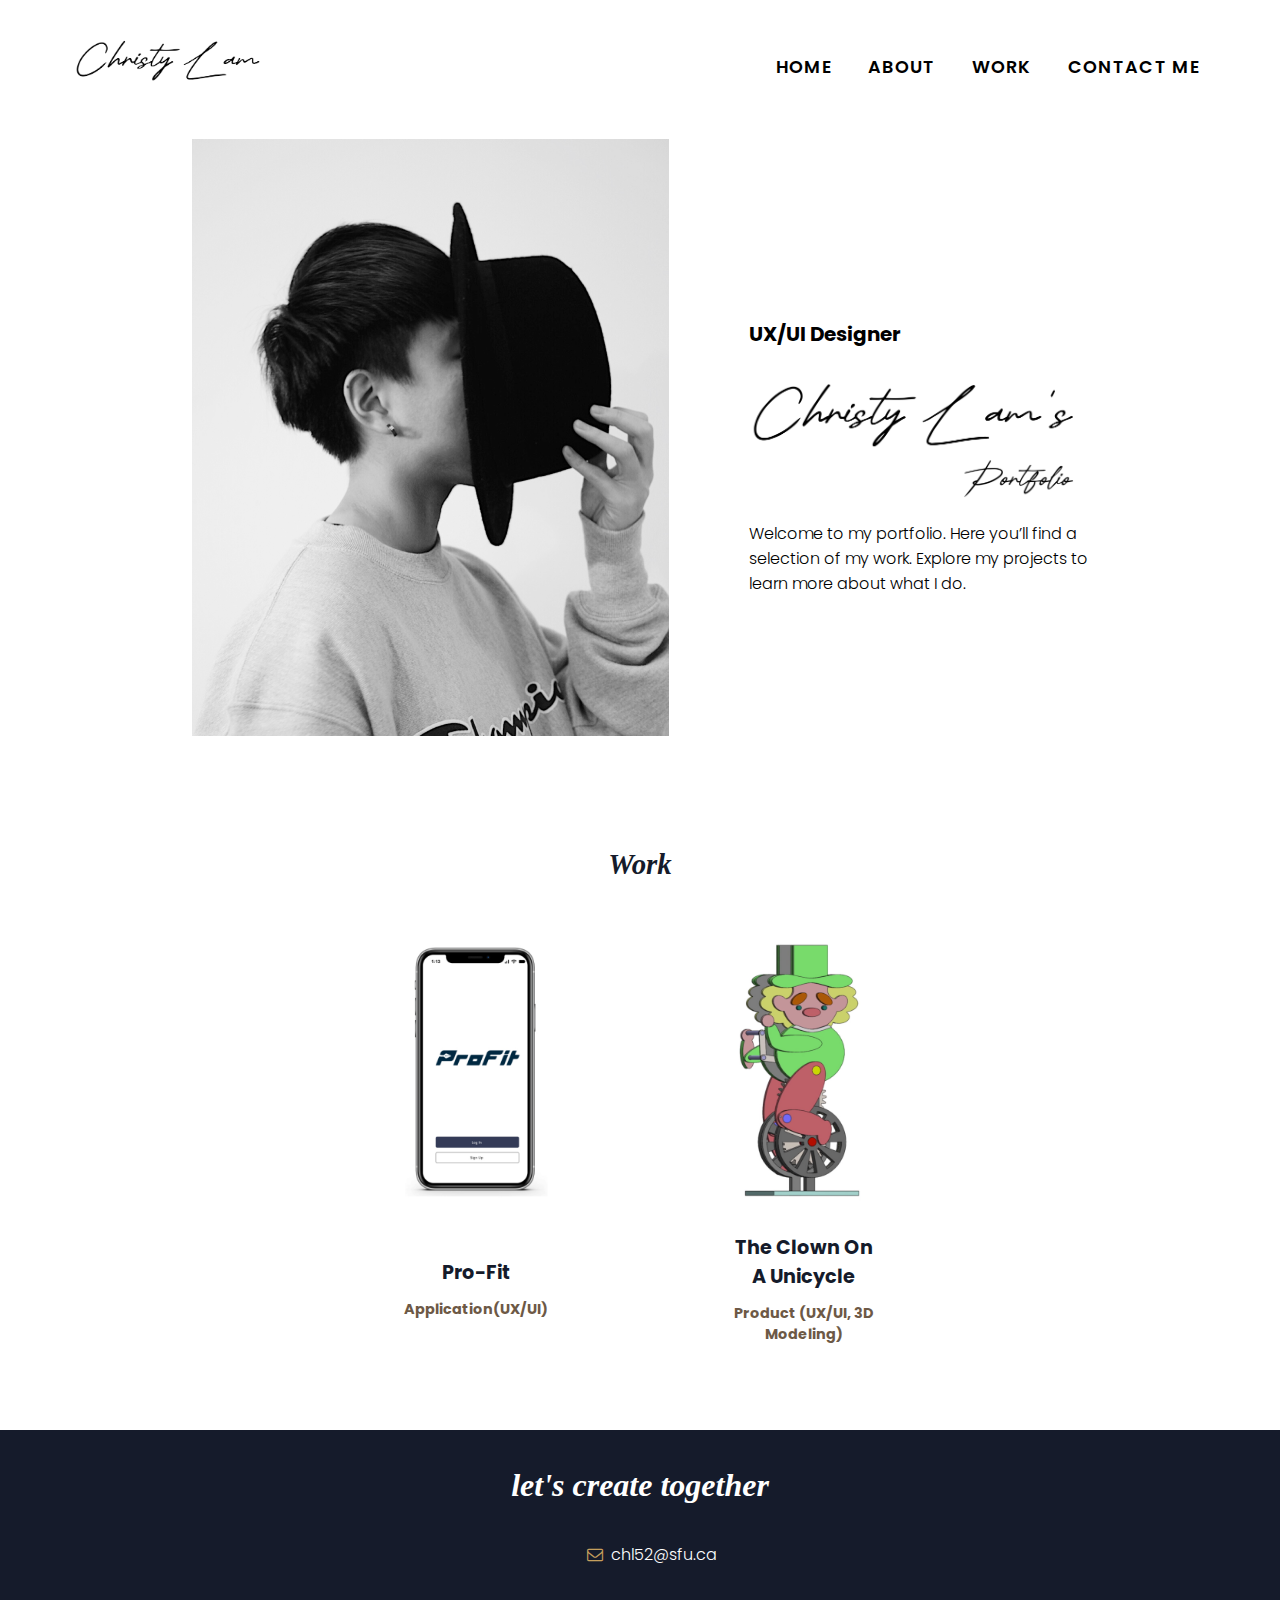
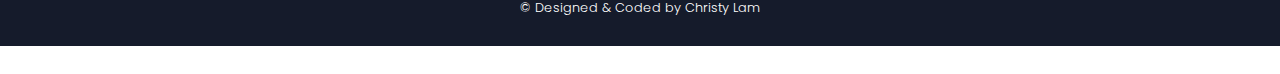
<file: index.html>
<!DOCTYPE html>
<html lang="en-US">

<head>
  <meta charset="utf-8">
  <meta name="viewport" content="width=device-width, initial-scale=1.0,  maximum-scale=1, minimum-scale=1" />
  <title>Christy Lam's Portfolio</title>
  <link href="css/style.css" rel="stylesheet">
  <link href='https://fonts.googleapis.com/css?family=Poppins' rel='stylesheet'>
  <link rel="icon" href="img/logo.png">
  <link rel="stylesheet" href="https://cdnjs.cloudflare.com/ajax/libs/font-awesome/4.7.0/css/font-awesome.min.css">
  <link href='https://fonts.googleapis.com/css?family=Alegreya Sans' rel='stylesheet'>

  <!-- Animate on Scroll -->
  <link href="https://unpkg.com/aos@2.3.1/dist/aos.css" rel="stylesheet">
  <script src="https://unpkg.com/aos@2.3.1/dist/aos.js"></script>
</head>

<body>
  <!-- header -->
  <section class="navbar">
    <h2><span class="heading-w">.</span></h2>
    <nav>
      <input type="checkbox" id="nav" class="hidden">
      <label for="nav" class="nav-btn">
        <i></i>
        <i></i>
        <i></i>
      </label>
      <div class="logo">
        <a href="styleGuide.html" class="logo" ><img src="img/home.png" width="200px" alt="logo"></a>
      </div>
      <div class="nav-wrapper">
        <ul>
          <li><a href="index.html" class="nav-link">Home</a></li>
          <li><a href="about.html" class="nav-link">About</a></li>
          <li><a href="work.html" class="nav-link">Work</a></li>
          <li><a href="contact.html" class="nav-link">Contact Me</a></li>
        </ul>
      </div>
    </nav>
  </section>

  <!-- back to top button-->
  <section class="home-page">
    <img src="img/back-to-top.png" alt="back-to-top" onclick="topFunction()" id="myBtn" title="Go to top">
  </section>

    <section class="pageContent">
        <div class="flexElement2Home">
            <img src="img/me.png" alt="me">
        </div>
        <div class="flexElementHome">
            <h3>UX/UI Designer</h3>
            <img src="img/home1.png" width=100% alt="my name">
            <p>Welcome to my portfolio. Here you’ll find a selection of my work. Explore my projects to learn more about what I do.</p>
        </div>
    </section>

  <section id="work">
    <h3>Work</h3>
    <div class="home-flex">
      <div class="home-project">
        <img src="img/334-thumb.png" alt="334-thumb">
        <a href="artifact1.html">
          <div class="overlay">
          </div>
        </a>
        <div class="text">
          <h4>Pro-Fit</h4>
          <h5>Application(UX/UI)</h5>
        </div>
      </div>
      
      <div class="home-project">
        <img src="img/106-thumb.png" alt="106-thumb">
        <a href="artifact2.html">
          <div class="overlay">
          </div>
        </a>
        <div class="text">
          <h4>The Clown On A Unicycle</h4>
          <h5>Product (UX/UI, 3D Modeling) </h5>
        </div>
      </div>
    </div>
  </section>


 <!--footer-->
  <footer class="footer-area">
    <div class="main">
      <div class="footer">
        <h1><i>let's create together</i></h1>
        <div class="single-footer">
          <ul>
            <li>
              <p><i class="fa fa-envelope-o"></i><a href="mailto:chl52@sfu.ca">chl52@sfu.ca</a></p>
            </li>
          </ul>
        </div>
        <div class="bottom-footer">
          <p>&copy; Designed & Coded by Christy Lam</p>
        </div>
      </div>
    </div>
  </footer>

  <script src="script/script.js"></script>

  <script>
  //Get the button
  var mybutton = document.getElementById("myBtn");

  // When the user scrolls down 20px from the top of the document, show the button
  window.onscroll = function() {scrollFunction()};

  function scrollFunction() {
    if (document.body.scrollTop > 20 || document.documentElement.scrollTop > 20) {
      mybutton.style.display = "block";
    } else {
      mybutton.style.display = "none";
    }
  }

  // When the user clicks on the button, scroll to the top of the document
  function topFunction() {
    document.body.scrollTop = 0;
    document.documentElement.scrollTop = 0;
  }
  </script>
</body>

</html>
</file>
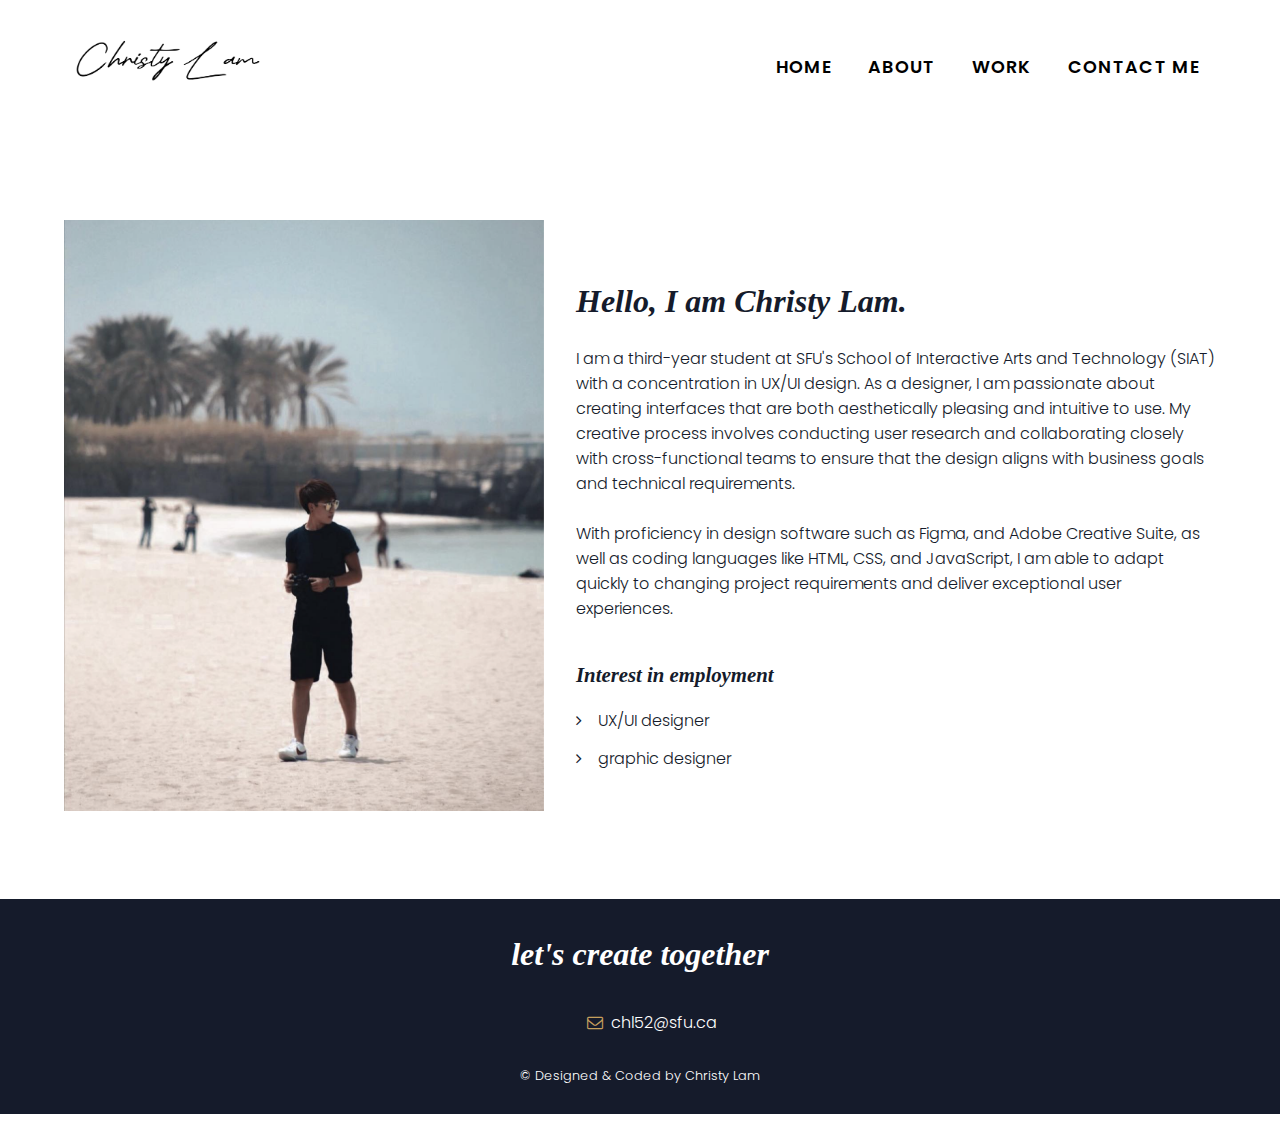
<file: about.html>
<!DOCTYPE html>
<html lang="en-US">

<head>
    <meta charset="utf-8">
    <meta http-equiv="X-UA-Compatible" content="IE=edge">
    <meta name="viewport" content="width=device-width, initial-scale=1.0">
    <link href='https://fonts.googleapis.com/css?family=Poppins' rel='stylesheet'>
    <link href='https://fonts.googleapis.com/css?family=Alegreya Sans' rel='stylesheet'>
    <link rel="stylesheet" href="https://cdnjs.cloudflare.com/ajax/libs/font-awesome/4.7.0/css/font-awesome.min.css">
    <link rel="stylesheet" href="css/style.css">
    <link rel="icon" href="img/logo.png">
    <link rel="icon" type="image/x-icon" href="img/Logo2.png">
    <title>Style Guide - Christy Lam</title>
    
</head>

<body>
   <!-- header -->
   <section class="navbar">
    <h2><span class="heading-w">.</span></h2>
    <nav>
      <input type="checkbox" id="nav" class="hidden">
      <label for="nav" class="nav-btn">
        <i></i>
        <i></i>
        <i></i>
      </label>
      <div class="logo">
        <a href="styleGuide.html" class="logo" ><img src="img/home.png" width="200px" alt="logo"></a>
      </div>
      <div class="nav-wrapper">
        <ul>
          <li><a href="index.html" class="nav-link">Home</a></li>
          <li><a href="about.html" class="nav-link">About</a></li>
          <li><a href="work.html" class="nav-link">Work</a></li>
          <li><a href="contact.html" class="nav-link">Contact Me</a></li>
        </ul>
      </div>
    </nav>
  </section>





<!-- Biography -->
    
<section id="idea">
    <section class="bio-page">
        <img src="img/back-to-top.png" alt="back-to-top" onclick="topFunction()" id="myBtn" title="Go to top">
        <div class="bio-flex">
          <div class="bio-image" data-aos="fade-down">
            <img src="img/me2.png" alt="bio_image">
          </div>
          <div class="bio-text" data-aos="fade-down">
            <h2><span class="title">Hello, I am Christy Lam. </span></h2>
            <p>I am a third-year student at SFU's School of Interactive Arts and Technology (SIAT) with a concentration in UX/UI design. As a designer, I am passionate about creating interfaces that are both aesthetically pleasing and intuitive to use. My creative process involves conducting user research and collaborating closely with cross-functional teams to ensure that the design aligns with business goals and technical requirements. 
              <br><br>
              With proficiency in design software such as Figma, and Adobe Creative Suite, as well as coding languages like HTML, CSS, and JavaScript, I am able to adapt quickly to changing project requirements and deliver exceptional user experiences.
              </p>
              <h3>Interest in employment</span></h3>
              <ul>
                <li><i class="fa fa-angle-right"></i>UX/UI designer</li>
                <li><i class="fa fa-angle-right"></i>graphic designer</li>
              </ul>
            </div>
    
        </div>
      </section>


 <!--footer-->
 <footer class="footer-area">
    <div class="main">
      <div class="footer">
        <h1><i>let's create together</i></h1>
        <div class="single-footer">
          <ul>
            <li>
              <p><i class="fa fa-envelope-o"></i><a href="mailto:chl52@sfu.ca">chl52@sfu.ca</a></p>
            </li>
          </ul>
        </div>
        <div class="bottom-footer">
          <p>&copy; Designed & Coded by Christy Lam</p>
        </div>
      </div>
    </div>
  </footer>

  <script src="script/script.js"></script>

  <script>
  //Get the button
  var mybutton = document.getElementById("myBtn");

  // When the user scrolls down 20px from the top of the document, show the button
  window.onscroll = function() {scrollFunction()};

  function scrollFunction() {
    if (document.body.scrollTop > 20 || document.documentElement.scrollTop > 20) {
      mybutton.style.display = "block";
    } else {
      mybutton.style.display = "none";
    }
  }

  // When the user clicks on the button, scroll to the top of the document
  function topFunction() {
    document.body.scrollTop = 0;
    document.documentElement.scrollTop = 0;
  }
  </script>
</body>

</html>
</file>
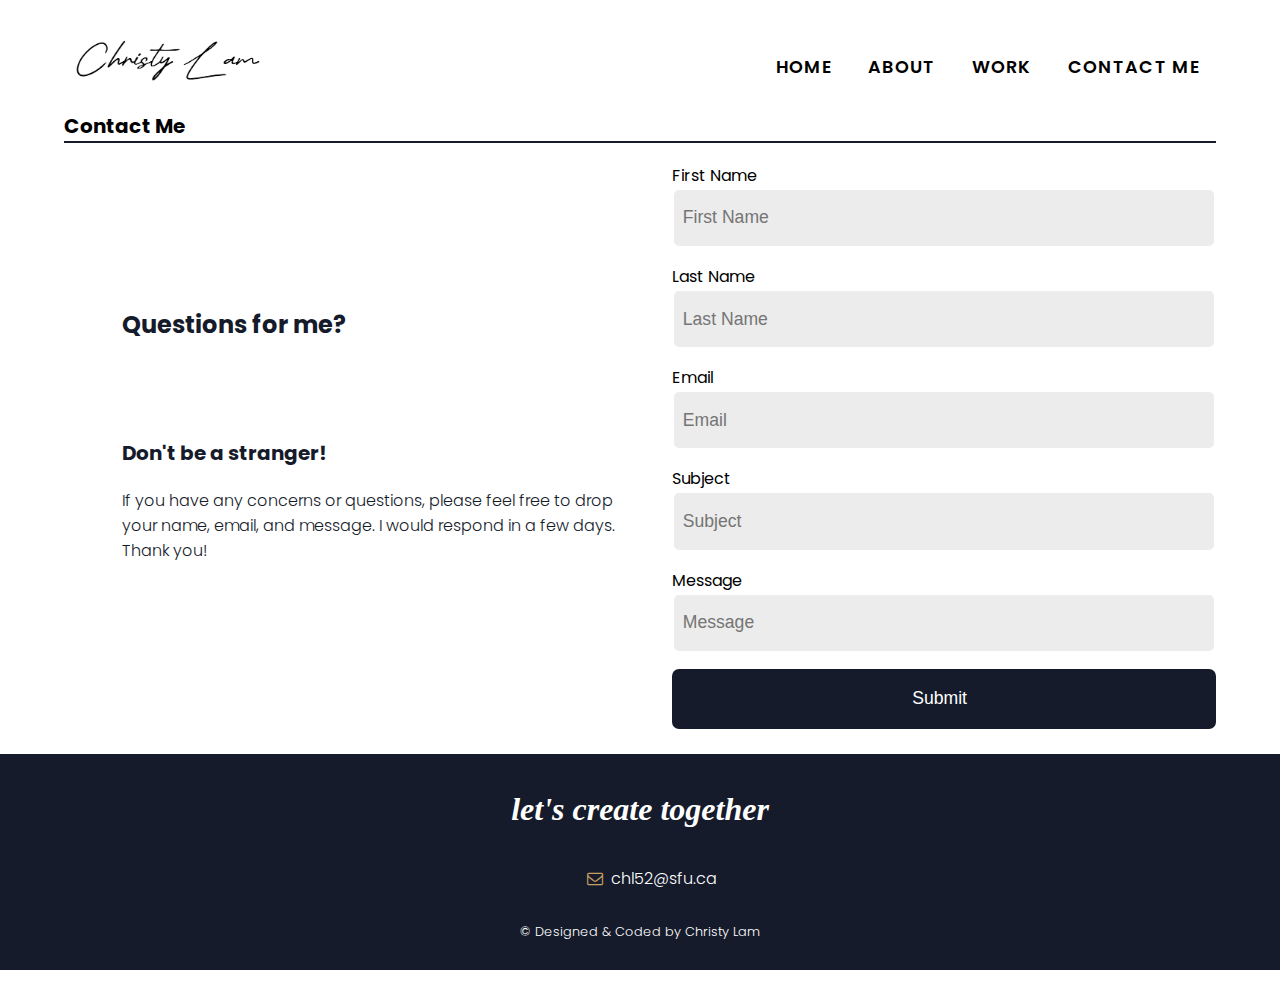
<file: contact.html>
<!DOCTYPE html>
<html lang="en-US">

<head>
    <meta charset="utf-8">
    <meta http-equiv="X-UA-Compatible" content="IE=edge">
    <meta name="viewport" content="width=device-width, initial-scale=1.0">
    <link href='https://fonts.googleapis.com/css?family=Poppins' rel='stylesheet'>
    <link href='https://fonts.googleapis.com/css?family=Alegreya Sans' rel='stylesheet'>
    <link rel="stylesheet" href="https://cdnjs.cloudflare.com/ajax/libs/font-awesome/4.7.0/css/font-awesome.min.css">
    <link rel="stylesheet" href="css/style.css">
    <link rel="icon" href="img/logo.png">
    <link rel="icon" type="image/x-icon" href="img/Logo2.png">
    <title>Style Guide - Christy Lam</title>
    
</head>

<body>
   <!-- header -->
   <section class="navbar">
    <h2><span class="heading-w">.</span></h2>
    <nav>
      <input type="checkbox" id="nav" class="hidden">
      <label for="nav" class="nav-btn">
        <i></i>
        <i></i>
        <i></i>
      </label>
      <div class="logo">
        <a href="styleGuide.html" class="logo" ><img src="img/home.png" width="200px" alt="logo"></a>
      </div>
      <div class="nav-wrapper">
        <ul>
          <li><a href="index.html" class="nav-link">Home</a></li>
          <li><a href="about.html" class="nav-link">About</a></li>
          <li><a href="work.html" class="nav-link">Work</a></li>
          <li><a href="contact.html" class="nav-link">Contact Me</a></li>
        </ul>
      </div>
    </nav>
  </section>

  <section id="contact">
    <h3 class="pageContent3">Contact Me</h3>
    <div class="pageContent2">
    <div class="contactForm">
        <div class="contactInfo">
            <h2>Questions for me?</h2>
            <h3>Don't be a stranger!</h3>
            <p>If you have any concerns or questions,
                please feel free to drop your name, email, and message.
                I would respond in a few days. Thank you!</p>
        </div>
        <div class="contactMessage">
            <section class="form">
                <form action="index.html">
                    <div class="contactInput">    
                        <label><b>First Name</b><br>
                        <input type="contact-text" placeholder="First Name"></label>
                        <label><b>Last Name</b><br>
                        <input type="contact-text" placeholder="Last Name"></label>
                        <label><b>Email</b><br>
                        
                        <input type="contact-text" placeholder="Email"></label>
                        <label><b>Subject</b><br>
                        <input type="contact-text" placeholder="Subject"></label>
                        <label><b>Message</b><br>
                        <input type="contact-text" placeholder="Message"></label>
                        <button class="button-nav" onclick="location.href='product.html';" value="back to product">Submit</button><br>
                    </div>

                </form>
            </section>
        </div>

    </div>
</div>
</section>   

<!--footer-->
<footer class="footer-area">
    <div class="main">
      <div class="footer">
        <h1><i>let's create together</i></h1>
        <div class="single-footer">
          <ul>
            <li>
              <p><i class="fa fa-envelope-o"></i><a href="mailto:chl52@sfu.ca">chl52@sfu.ca</a></p>
            </li>
          </ul>
        </div>
        <div class="bottom-footer">
          <p>&copy; Designed & Coded by Christy Lam</p>
        </div>
      </div>
    </div>
  </footer>

  <script src="script/script.js"></script>

  <script>
  //Get the button
  var mybutton = document.getElementById("myBtn");

  // When the user scrolls down 20px from the top of the document, show the button
  window.onscroll = function() {scrollFunction()};

  function scrollFunction() {
    if (document.body.scrollTop > 20 || document.documentElement.scrollTop > 20) {
      mybutton.style.display = "block";
    } else {
      mybutton.style.display = "none";
    }
  }

  // When the user clicks on the button, scroll to the top of the document
  function topFunction() {
    document.body.scrollTop = 0;
    document.documentElement.scrollTop = 0;
  }
  </script>
</body>

</html>
</file>
<file: css/style.css>
* {
    box-sizing: border-box;
  }
  
  /* general */
  html {
    margin: 0;
    padding: 0;
    width: 100%;
    height: 100vh;
    font-family: "Poppins", "Trebuchet MS", sans-serif;
    font-weight: 200;
  }
  
  h1 {
    font-size: 2em;
  }
  
  h2 {
    font-size: 1.5em;
  }
  
  h3 {
    font-size: 1.25em;
  }
  
  h4 {
    font-size: 1em;
  }
  
  h5 {
    font-size: 0.75em;
  }

  .headings {
    display: flex;
    flex-direction: column;
    padding-top: 0.5em;
    padding-bottom: 0.5em;
  }

  .header {
    margin-top: -.2em;
    margin-bottom: -.2em;
}
.headingsDescr {

  font-style: italic;
}
  
  body {
    margin: 0;
    padding: 0;
    width: 100%;
    height: 100vh;
    font-family: Poppins;
    font-weight: 300;
  }
  /* end of general */
  
  /* navbar */
  .navbar {
    margin-top: -3em;
  }
  
  nav {
    margin: 0;
    width: 100%;
    height: 4em;
    font-family: 'Poppins';
    letter-spacing: .11em;
    font-weight: 400;
  }
  
  .logo {
    text-align: left;
    padding-bottom: 1em;
  }
  
  .logo a {
    color: #151b2b;
    text-transform: uppercase;
    font-weight: 550;
    font-size: 1.5em;
    margin-left: 3em;
    text-decoration: none;
  }
  
  .logo a:hover {
    color: #151b2b;
    transition: 0.3s;
  }
  
  .navbar nav ul {
    list-style-type: none;
    display: table;
    margin-left: auto;
    margin-top: -4em;
  }
  
  .navbar nav ul li {
    display: inline-block;
    list-style: none;
    margin-left:2em;
  }
  
  nav ul li:not(:first-child) {
    margin-left: 2.25em;
  }
  
  nav ul li:last-child {
    margin-right: 5em;
  }
  
  nav ul li a {
    display: inline-block;
    outline: none;
    color: #000000;
    text-transform: uppercase;
    text-decoration: none;
    letter-spacing: 0.075em;
    font-weight: 570;
    font-size:1.1em;
    position: relative;
  }
  
  nav ul li a.nav-link:before, #interactive-elements .in-text-element a:before, .home-project .caption a:before {
    content: "";
    position: absolute;
    width: 100%;
    height: 0.125em;
    bottom: 0;
    left: 0;
    background-color: #151b2b;
    visibility: hidden;
    transform: scaleX(0);
    transition: all 0.3s ease-in-out;
  }
  
  nav ul li a.nav-link:hover:before, #interactive-elements .in-text-element a:hover:before, .home-project .caption a:hover:before {
    visibility: visible;
    transform: scaleX(1);
  }
  
  /*ipad*/
  @media screen and (max-width: 864px) and (min-width:600px){

    .logo {
      padding: 0;
      margin-top: 0.2em;
      margin-left: 3em;
      font-size: 1em;
      float: left;
  

    }

    .nav-wrapper {
      position:fixed;
      top: 0;
      left: 0;
      width: 100%;
      height: 100%;
      z-index: -1;
      background: #dcd2c8;
      opacity: 0;
      transition: all 0.2s ease;
      font-size: 1.8em;
    }
  
    nav{
      height:6em;
    }
  
    .nav-wrapper ul {
      position:absolute;
      top: 45%;
      transform: translateY(-50%);
      width: 100%;
    }
  
    .nav-wrapper ul li {
      display: none;
      width: 100%;
      list-style: none;
      float: right;
      margin-right: 2em;
      margin-top:1em;
    }
  
    .nav-wrapper ul li:nth-child(1) a {
      transition-delay: 0.2s;
      /* margin-right: 2em; */
      float: right;
      text-align: right;
    }
  
    .nav-wrapper ul li:nth-child(2) a {
      transition-delay: 0.3s;
      /* margin-right: 2em; */
      float: right;
      text-align: right;
    }
  
    .nav-wrapper ul li:nth-child(3) a {
      transition-delay: 0.4s;
      /* margin-right: 2em; */
      float: right;
      text-align: right;
    }
  
    .nav-wrapper ul li:nth-child(4) a {
      transition-delay: 0.5s;
      margin-right: -3.4em;
      float: right;
      text-align: right;
    }
  
    .nav-wrapper ul li a {
      padding: 0.625em 1.5em;
      opacity: 0;
      color: #151b2b;
      font-size: 0.875em;
      font-weight: 600;
      letter-spacing: 0.075em;
      transform: translateX(-1.25em);
      transition: all 0.2s ease;
    }
  
    .nav-btn {
      position: fixed;
      right: 1em;
      top: 2.5em;
      display: block;
      width: 5em;
      height: 5em;
      cursor: pointer;
      z-index: 9999;
      border-radius: 50%;
    }
  
    .nav-btn i {
      display: block;
      width: 2em;
      height: .225em;
      background: #8c725a;
      margin-left: 0.875em;
    }
  
    .nav-btn i:nth-child(1) {
      margin-top: 1em;
    }
  
    .nav-btn i:nth-child(2) {
      margin-top: 0.35em;
      opacity: 1;
    }
  
    .nav-btn i:nth-child(3) {
      margin-top: 0.35em;
    }
  
    #nav:checked+.nav-btn i:nth-child(1) {
      transform: translateY(.77em) rotate(135deg);
    }

   

  }
  /*phone*/
  @media screen and (max-width: 600px) and (min-width:400px){
    .logo {
      padding: 0;
      margin-top: -0.2em;
      margin-left: 3em;
      font-size: 1em;
      float: left;
    }
  
    .nav-wrapper {
      position:fixed;
      top: 0;
      left: 0;
      width: 100%;
      height: 100%;
      z-index: -1;
      background: #dcd2c8;
      opacity: 0;
      transition: all 0.2s ease;
      font-size: 1.8em;
    }
  
    nav{
      height:4em;
    }
  
    .nav-wrapper ul {
      position:absolute;
      top: 45%;
      transform: translateY(-50%);
      width: 100%;
    }
  
    .nav-wrapper ul li {
      display: none;
      width: 100%;
      list-style: none;
      float: right;
      margin-right: 2em;
      margin-top:1em;
    }
  
    .nav-wrapper ul li:nth-child(1) a {
      transition-delay: 0.2s;
      float: right;
      text-align: right;
    }
  
    .nav-wrapper ul li:nth-child(2) a {
      transition-delay: 0.3s;
      float: right;
      text-align: right;
    }
  
    .nav-wrapper ul li:nth-child(3) a {
      transition-delay: 0.4s;
      float: right;
      text-align: right;
    }
  
    .nav-wrapper ul li:nth-child(4) a {
      transition-delay: 0.5s;
      margin-right: -3.4em;
      float: right;
      text-align: right;
    }
  
    .nav-wrapper ul li a {
      padding: 0.625em 1.5em;
      opacity: 0;
      color: #000000;
      font-size: 0.875em;
      font-weight: 600;
      letter-spacing: 0.075em;
      transform: translateX(-1.25em);
      transition: all 0.2s ease;
    }
  
    .nav-btn {
      position: fixed;
      right: 1em;
      top: 2.5em;
      display: block;
      width: 5em;
      height: 5em;
      cursor: pointer;
      z-index: 9999;
      border-radius: 50%;
    }
  
    .nav-btn i {
      display: block;
      width: 1.5em;
      height: .15em;
      background: #8c725a;
      margin-left: 0.875em;
    }
  
    .nav-btn i:nth-child(2) {
      margin-top: 0.35em;
      opacity: 1;
    }
  
    .nav-btn i:nth-child(3) {
      margin-top: 0.35em;
    }
  
    #nav:checked+.nav-btn i:nth-child(1) {
      transform: translateY(.55em) rotate(135deg);
    }

  }
  
  @media screen and (max-width: 400px){
    
    .logo {
      padding: 0;
      margin-top: .4em;
      margin-left: 3em;
      font-size: .7em;
      float: left;
    }
  
    .nav-wrapper {
      position:fixed;
      top: 0;
      left: 0;
      width: 100%;
      height: 100%;
      z-index: -1;
      background: #dcd2c8;
      opacity: 0;
      transition: all 0.2s ease;
      font-size: 1.4em;
    }
  
    nav{
      height:3em;
    }
  
    .nav-wrapper ul {
      position:absolute;
      top: 45%;
      transform: translateY(-50%);
      width: 100%;
    }
  
    .nav-wrapper ul li {
      display: none;
      width: 100%;
      list-style: none;
      float: right;
      margin-right: 2em;
      margin-top:1em;
    }
  
    .nav-wrapper ul li:nth-child(1) a {
      transition-delay: 0.2s;
      float: right;
      text-align: right;
    }
  
    .nav-wrapper ul li:nth-child(2) a {
      transition-delay: 0.3s;
      float: right;
      text-align: right;
    }
  
    .nav-wrapper ul li:nth-child(3) a {
      transition-delay: 0.4s;
      float: right;
      text-align: right;
    }
  
    .nav-wrapper ul li:nth-child(4) a {
      transition-delay: 0.5s;
      margin-right: -3.4em;
      float: right;
      text-align: right;
    }
  
    .nav-wrapper ul li a {
      padding: 0.625em 1.5em;
      opacity: 0;
      color: #000000;
      font-size: 0.875em;
      font-weight: 600;
      letter-spacing: 0.075em;
      transform: translateX(-1.25em);
      transition: all 0.2s ease;
    }
  
    .nav-btn {
      position: fixed;
      right: 0em;
      top: 2.1em;
      display: block;
      width: 5em;
      height: 5em;
      cursor: pointer;
      z-index: 9999;
      border-radius: 50%;
    }
  
    .nav-btn i {
      display: block;
      width: 1.2em;
      height: .13em;
      background: #000000;
      margin-left: 0.875em;
    }

    .nav-btn i:nth-child(2) {
      margin-top: 0.25em;
      opacity: 1;
    }
  
    .nav-btn i:nth-child(3) {
      margin-top: 0.25em;
    }
  
    #nav:checked+.nav-btn i:nth-child(1) {
      transform: translateY(.43em) rotate(135deg);
    }

  
  }
  
  #nav:checked+.nav-bth {
    transform: rotate(45deg);
  }
  
  #nav:checked+.nav-btn i {
    background: #8c725a;
    transition: transform 0.2s ease;
  }
  
  #nav:checked+.nav-btn i:nth-child(2) {
    opacity: 0;
  }
  
  #nav:checked+.nav-btn i:nth-child(3) {
    transform: translateY(-0.375em) rotate(45deg);
  }
  
  #nav:checked~.nav-wrapper {
    z-index: 9990;
    opacity: 1;
  }
  
  #nav:checked~.nav-wrapper ul li a {
    opacity: 1;
    transform: translateX(0);
  }
  
  .hidden {
    display: none;
  }
  /* end of nav bar */
  
  /* footer */
  .footer {
    background-color: #151b2b;
    padding-top: 1em;
    padding-bottom: 1em;
    margin: 0;
    width: 100%;
  }
  
  .footer h1{
    text-align: center;
    color: #ffffff;
    font-family: "san-serif";
  }
  
  .footer .single-footer p {
    color: #c59f5d;
    text-align: center;
    font-size: 1em;
  }
  
  .footer a {
    text-decoration: none;
    color: #ffffff;
    text-align: center;
    font-size: 1em;
  }
  
  .footer ul {
    text-align: center;
    color: #000000;
  }
  
  .footer ul li {
    display: inline-block;
    margin-right: 1em;
  }
  
  .footer ul li a:hover, .contact-page a:hover {
    color: #c59f5d;
    transition: 0.3s;
    cursor: pointer;
  }
  
  .bottom-footer p {
    text-align: center;
    color: #ffffff;
    font-size: 0.8em;
  }
  
  .footer-social i {
    font-size: 1.2em;
  }
  
  .single-footer i{
    margin-right: 0.5em;
  }
  /* end of footer */
  
  /* home page */
  .home-page {
    color: #6d5946;
    font-family: "Poppins";
    text-align: center;
  }
 
  .pageContent{
    margin-top: 3em;
    margin-bottom: 1em;
    margin-left: auto;
    margin-right: auto; 
    width: 70%; 
    display: flex;
  }
  
  .pageContent .flexElementHome{
    margin-top: 10em;
    margin-bottom: 1em;
    flex-basis: 50%;
    color: rgb(0, 0, 0);
  }
  .pageContent .flexElement2Home{
    flex-basis: 60%;
    display: flex;
    gap: 0;
    height: 100%;
    align-items: center;
    padding-right: 5em;

  }

  
  #work{
      margin-top: 7em;
      margin-bottom: 12em;
      margin-left: auto;
      margin-right: auto;
      width: 80%;
  }
  
  .home-page h3, #work h3, #art h3, #collaboration h3{
    color: #151b2b;
    text-align: center;
    font-weight: 800;
    font-size: 1.8em;
    font-family: "san-serif";
    font-style: italic;
  }
  
  
  .home-page .title, #work .title {
    font-size: 2em;
  }
  
  #work p, #art p{
    color: #151b2b;
    /* font-size: 1.2em; */
    font-weight:500;
    letter-spacing: .05em;
    /* text-transform: uppercase; */
    margin-top:1em;
    text-align: center;
  }
  
  .home-flex, .home-flex1{
    position: relative;
    display: flex;
    justify-content: center;
    align-items: center;
    flex-wrap: wrap;
    /* margin-bottom: 5em; */
    font-family: "Poppins";
    /* margin: 10%; */
  }
  
  #art .home-flex1 {
    margin-bottom: 7em;
  }
 
  /* 4 pic */
  @media screen and (min-width: 2000px){
    #work .home-flex .home-project{
      position: relative;
      width: 30%;
      margin:1%;
    }
    #art .home-flex .home-project{
      position: relative;
      width: 20%;
      margin:1%;
    }
  }
  
  /* 3 pic */
  @media screen and (max-width: 2000px) and (min-width: 700px){
    #work .home-flex .home-project{
      position: relative;
      width: 30%;
      margin:1%;
    }
    #art .home-flex .home-project{
      position: relative;
      width: 25%;
      margin:1%;
    }
  }
  
  /* 1 pic */
  @media screen and (max-width: 700px) {

    #work .home-flex .home-project{
      position: relative;
      width: 100%;
      margin:1%;
      margin-bottom: 8em;
    }
    #art .home-flex .home-project{
      position: relative;
      width: 45%;
      margin:1%;
    }
    
  }
  
  #work .home-project img {
    width: 100%;
    margin-top: -.4em;
    border-radius: 50%;
  }
  
  #art .home-project img {
    width: 100%;
    margin-top: -.4em;
  }
  
  .home-project .text{
    text-align: center;
    position: absolute;
    /* top: 100%; */
    left: 50%;
    -webkit-transform: translate(-50%, -50%);
    -ms-transform: translate(-50%, -50%);
    transform: translate(-50%, -50%);
    margin-top: 3em;
  }
  
  .home-project .text h4{
    color: #151b2b;
    font-size: 1.2em;
    margin-top:2.7em;
  }
  
  .home-project .text h5{
    color: #6d5946;
    font-size: 0.9em;
    margin-top:-1em;
  }
  
  .overlay {
    position: absolute;
    top: -.4em;
    bottom: 0;
    left: 0;
    right: 0;
    height: 100%;
    width: 100%;
    opacity: 0;
    transition: .3s ease;
    background-color: #8c725a3d;
    border-radius: 50%;
  }
  
  .home-project:hover .overlay{
    opacity: .7;
    transition: 0.5s;
    cursor: pointer;
  }
  
  #art a{
    border: none;
    color: #af9883;
  
    text-align: center;
    cursor: pointer;
    justify-content:center;  
    align-items: center;  
  }
  
  #art a:hover{
    background-color: #dcd2c8; 
    transition: 0.5s;
    cursor: pointer;
  }
  
  
  /* bio page */
  .bio-page {
    margin-left: 3em;
    margin-right: 3em;
    margin-bottom: 5em;
    color: #6d5946;
    margin-top: 8em;
  }
  
  .bio-flex {
    position: relative;
    display: flex;
    justify-content: space-around;
    align-items: center;
    flex-wrap: wrap;
  }
  
  .bio-image {
    position: relative;
    max-width: 40em;
  }
  
  .bio-image img {
    max-width: 100%;
    width: 100%;
    height:auto;
  }
  
  .bio-text {
    position: relative;
    max-width: 40em;
  }
  
  @media screen and (min-width: 1440px){
    .bio-text{
      margin-top :-3em;
    }
  }
  
  .bio-text h2 {
    margin-top: 2em;
    font-family: "san-serif";
    font-style: italic;
    font-size:2em;
  }
  
  .bio-text h3 {
    margin-top: 2em;
    font-family: "san-serif";
    font-style: italic;
    font-size:1.3em;
  }
  
  .bio-text ul {
    margin-bottom: 3em;
    margin-right: -5em;
  }
  
  .bio-text ul li {
    display: block;
    margin-top: 0.8em;
    margin-left: -2.5em;
  }
  
  .bio-text i {
    margin-right: 1em;
  }
  
  /* project 1, 2 page */
  .clown-info, .profit-info{
    color: #151b2b;
    font-family: "Trebuchet MS";
    margin-bottom: 5em;
    margin-top: 5em;
    text-align: center;
  }
  
  .clown-flex1{
    margin-bottom: 5em;
  }
  
  .clown-info h3, .profit-info h3{
    color: #af9883;
  }
  
  .clown-info h4, .profit-info h4{
    color: #151b2b;
  }
  
  .clown-info p, .profit-info p{
    color: #151b2b;
    font-family: "Poppins";
    text-align: center;
  }
  
  .clown-text p, .profit-text p{
    font-size: 0.9em;
    line-height: 150%;
    text-align: left;
    margin-left: auto;
    margin-right: auto;
    display: block;
    max-width: 60%;
  }
  
  .clown-image img, .profit-image img{
    max-width: 100%;
    margin-left: auto;
    margin-right: auto;
    display: block;
  }
  
  .clown-image p, .clown-image2 p, .clown-image3 p, .clown-image4 p, .profit-image2 p, .profit-image3 p, .profit-image4 p, .profit-image5 p{
    text-align: center;
    margin-bottom:3em;
    margin-left: auto;
    margin-right: auto;
    display: block;
    max-width: 60%;
    font-size: small;
  }
  
  .clown-image2 img{
    margin-left: auto;
    margin-right: auto;
    display: block;
    width: 100%;
  }
  
  .clown-image3 img{
    max-height: 5%;
    height: 350px;
    width:auto;
    margin-left: 0;
    margin-right: 0;
    display: flexbox;
    /* margin: .5%; */
  }
  
  .clown-image4 img{
    max-height: 5%;
    height: 400px;
    width:auto;
    margin-left: 0;
    margin-right: 0;
    display: flexbox;
    /* margin: .5%; */
  }
  
  
  .profit-image1{
    position: absolute;
    overflow: hidden;
    width: 100%;
    padding-top: 75%;
  }
  
  .profit-image1 iframe {
    position: absolute;
    top: 0em;
    left: 2em;
    bottom: 0;
    right: 2em;
    width: 60%; 
    height: 60%; 
    margin-left: auto;
    margin-right: auto;
    text-align: center;
  }
  
  @media screen and (min-width: 1330px){
    .profit-flex1{
      margin-bottom: 55em;
    }
  }
  
  @media screen and (max-width: 1330px){
    .profit-flex1{
      margin-bottom: 50%;
    }
  }
  
  .profit-image2 img{
    margin-left: auto;
    margin-right: auto;
    display: block;
    max-width:60%;
  }
  
  .profit-image3 img{
    margin-left: auto;
    margin-right: auto;
    display: block;
    max-width: 60%;
  }
  
  .profit-image4 img{
    margin-left: auto;
    margin-right: auto;
    display: block;
    max-width: 60%;
  }
  
  .profit-image5 img{
    margin-left: auto;
    margin-right: auto;
    display: block;
    max-width: 60%;
  }
  
  .clown-info img{
    max-width: 50%;
  }

  
  /* contact page */
  @media screen and (min-width: 550px){
    input[type=search], textarea{
      width: 25em;
    }
  }
  
  @media screen and (max-width: 959px){
    .contact-flex .contact-text{
      margin-bottom: 5em;
    }
  }
  
  .contact-page{
    color: #6d5946;
    margin-top: 5em;
    margin-bottom: 5em;
    margin-left: 3em;
    margin-right: 3em;
    margin-top: 5em;
  }
  
  .contact-flex{
    position: relative;
    display: flex;
    justify-content: space-around;
    align-items: center;
    flex-wrap: wrap;
    margin-bottom: 5em;
  }
  
  .contact-flex .contact-text{
    position: relative;
    max-width: 30em;
  }
  
  .contact-text p {
    font-size: 1.1em;
    line-height: 150%;
    margin-bottom: 2em;
    text-align: center;
    color: #6d5946;
  }
  
  .contact-page a{
    color: #6d5946;
    text-decoration: none;
  }
  
  .contact-page i{
    margin-right: 1em;
  }
  
  .contact-form {
    position: relative;
    max-width: 35em;
    text-align: center;
  }
  
  .contact-page h2{
    color: #af9883;
    font-family: "Trebuchet MS";
    text-align: center;
  }
  
  /* back to top button */
  #myBtn {
    display: none;
    position: fixed;
    bottom: 2%;
    right: 2%;
    z-index: 99;
    font-size: 2em;
    border: none;
    outline: none;
    background-color: #af9883;
    color: white;
    cursor: pointer;
    width:1.5em;
    height:1.5em;
    border-radius: 100%;
    transition-duration: 0.2s;
    transition-timing-function: ease-in-out;
  }
  
  
  #myBtn:hover {
    opacity: 0.5;
  }
  
  
  /* Style Guide */
  .pageContent2{
    margin-left: auto;
    margin-right: auto; 
    width: 90%; 
    display: flex;
    
  }
  .pageContent3{
    border-bottom: 2px #151b2b solid;
    display: flex;
    margin-left: auto;
    margin-right: auto; 
    width: 90%;  
  }


  .navbar2 ul{
    padding-left: 0;
}
.navbar2 ul li button:hover{
  background-color: #af9883;
  color:#af9883;
  cursor: pointer;
  border-color: var(--hover);
  color: rgb(255, 255, 255);
}

.navbar2 ul li{
    list-style: none;
    display: inline-block;
    margin-right: 1em;
    margin-bottom: 1em;
}
.navbar2 ul li button{
    background-color:#151b2b;
    border: 0;
    border-radius: .15em;
    font-size: 1.1em;
    font-weight: 500;
    color: white;
    padding: 1em 1em;

}
.navbar2{
  display: flex;
  align-items: center;
}

/* INTERACTIVE ELEMENTS SECTION */
.sectionHeader{
  width: 100%;
  border-bottom: 2px #151b2b solid;
  padding-bottom: .3em;
  margin-bottom: .6em;
  margin-top: 2em;
}
.paragraph{
  margin-left: auto;
  margin-right: auto; 
  width: 90%;  
}

.gridContainer {
  display: grid;
  margin-left: auto;
  margin-right: auto; 
  width: 90%;  
  grid-template-columns:repeat(3, 1fr);
  margin-bottom: 4em;
  gap: 0.5em;
}

.gridElement{
  /* background-color: #ffee52; */
  padding: 1em 1em 1em 1em;
  border: 2px #151b2b solid;
  border-radius: .4em;
}

.gridElement .navLink{
  text-decoration: none;
  color: #af9883;
  font-weight: 400;
}

button{
  background-color: #151b2b;
  border:0;
  padding: .7em 1em .7em 1em;
  border-radius: .15em;
  outline: none;
  color:white;

  font-size: 1.2em;
}

.submitButton{
  border: 2px #151b2b solid;
}
.submitButton:hover{
  background-color: #af9883;
  color:#af9883;
  cursor: pointer;
  border-color: var(--hover);
  color: rgb(255, 255, 255);
}

.resetButton{
  background-color: white;
  border: 2px #151b2b solid;
  color:#151b2b;
}
.resetButton:hover{
  background-color: #ffffff;
  color:#af9883;
  cursor: pointer;
  border-color: var(--hover);
  color: #af9883;
}
  
.info{
  border-radius: 0.3em;
  border: #e7e7e7 2px solid;
  padding: 0.5em;
  background-color: e7e7e7;
}
fieldset{
  border: 0;
  border-radius: .4em;
  background-color: e7e7e7;
  padding-top: 1em;
  padding-bottom: 1em;
}
fieldset input{
  border: 0;
  background-color:  e7e7e7;
  outline: none;
  width: 100%;
  font-size: 1.1em;
}

.sectionHeader{
  width: 100%;
  border-bottom: 2px #151b2b solid;
  padding-bottom: .3em;
  margin-bottom: .6em;
  margin-top: 2em;
}

/* colours Palette */
.colours{
  display: flex;
}

.colours div{
  display: block;
  margin-left: auto;
  margin-right: auto;
  text-align: center;
}

.color1{
  border-radius: 100%;
  width: 5em;
  height: 5em;
  background-color: #151b2b;
}
.color2{
  border-radius: 100%;
  width: 5em;
  height: 5em;
  background-color: #af9883;
}
.color3{
  border-radius: 100%;
  width: 5em;
  height: 5em;
  background-color: #000000;
}
.color4{
  border-radius: 100%;
  width: 5em;
  height: 5em;
  background-color: #e7e7e7;
}
.color5{
  border-radius: 100%;
  width: 5em;
  height: 5em;
  background-color: #ffffff;
  border: 1px solid black;
}
/* end of colour palette */

/* contact form */
.contactForm{
  display: grid;
  grid-template-columns: repeat(2,1fr);
}

.contactMessage{
  margin-left: 2em;
  flex-basis: 50%;

}

.contactInput{
  display: flex;
  flex-direction: column;
}

.contactInput label{
  margin-bottom: 1em;
}

.contactInput input{
  background-color: rgb(236, 236, 236);
  border: 2px rgb(255, 255, 255) solid;
  padding: 1em 1em 1em 0.5em;
  border-radius: .4em;
  outline: none;

  font-size: 1.1em;
  width: 100%;
}

.contactInput button{
  background-color: #151b2b;
  border: 2px #151b2b solid;
  padding: 1em 1em 1em 0.5em;
  border-radius: .4em;
  outline: none;
  font-size: 1.1em;
}
/* button hover */
.contactInput button:hover{
  background-color: #af9883;
  color:#af9883;
  cursor: pointer;
  border-color: var(--hover);
  color: rgb(255, 255, 255);
}


.contactInfo{
  border-radius: .6em;
  border: 0;
  padding: 25% 1em 1em 10%;
  color: #151b2b;
  
}

.contactInfo h2{
  margin-top: 0;
  margin-bottom: 4em;

}
/* end of contact */

/* bio */
.bio-page {
  margin-left: 3em;
  margin-right: 3em;
  margin-bottom: 5em;
  color: #151b2b;
  margin-top: 8em;
}

.bio-flex {
  position: relative;
  display: flex;
  justify-content: space-around;
  align-items: center;
  flex-wrap: wrap;
}

.bio-image {
  position: relative;
  max-width: 30em;
}

.bio-image img {
  max-width: 100%;
  width: 100%;
  height:auto;
}

.bio-text {
  position: relative;
  max-width: 40em;
}
/* end of bio */

/* citations */
#citations p {
  color:#4f4f4f;
  text-align: left;
  padding: 8px 25px;
}

#citations a {
  color: #517894;
}

#citations a:hover {
  background-color: #ffffff;
  color: black;
  text-decoration: none;
}

#citations a:focus {
  background-color: #517894;
  color: white;
  text-decoration: none;
}

#citations strong {
  color: #1e1e1e;
}
/* end of citations */
</file>
